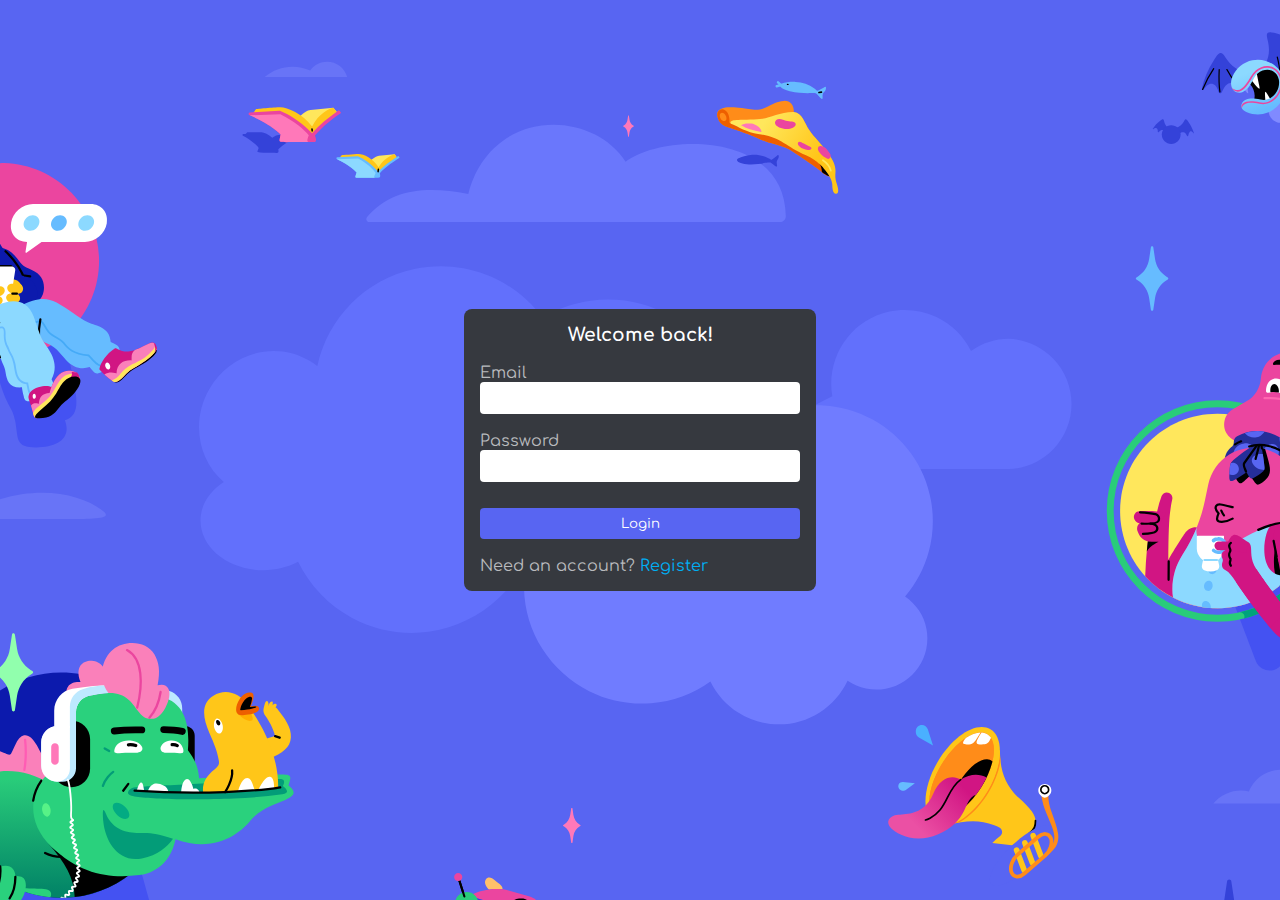
<file: index.html>
<!DOCTYPE html>
<html lang="en">

<head>
  <meta charset="UTF-8">
  <meta http-equiv="X-UA-Compatible" content="IE=edge">
  <meta name="viewport" content="width=device-width, initial-scale=1.0">
  <title>Debook</title>
  <link rel="shortcut icon" href="assets/favicon.ico" type="image/x-icon">
  <link rel="stylesheet" href="global.css">
  <link rel="stylesheet" href="style.css">
  <link rel="preconnect" href="https://fonts.googleapis.com">
  <link rel="preconnect" href="https://fonts.gstatic.com" crossorigin>
  <link href="https://fonts.googleapis.com/css2?family=Comfortaa:wght@700&display=swap" rel="stylesheet">
</head>

<body>
  <nav>
    <h1>Debook</h1>
    <ul>
      <li class="active"><a href="./index.html">Overview</a></li>
      <li><a href="./People/index.html">People</a></li>
      <li><a href="./Debts/index.html">Debts</a></li>
      <li><a href="./Settings/index.html">Settings</a></li>
    </ul>
  </nav>
  <main>
    <section class="card summary">
      <h3>Summary</h3>
      <div class="summary-item">
        <div class="icon">+</div>
        <div class="progress-container-container">
          <div class="progress-container">
            <div class="progress"></div>
          </div>
          <span class="progress-title">Other's Debt:</span>
        </div>
        <div class="progress-percentage">0%</div>
      </div>
      <div class="summary-item">
        <div class="icon">-</div>
        <div class="progress-container-container">
          <div class="progress-container">
            <div class="progress"></div>
          </div>
          <span class="progress-title">Your Debt:</span>
        </div>
        <div class="progress-percentage">0%</div>
      </div>
      <div class="summary-item">
        <div class="icon">=</div>
        <div class="progress-container-container">
          <div class="progress-container">
            <div class="progress"></div>
          </div>
          <span class="progress-title">Balance:</span>
        </div>
        <div class="progress-percentage">0%</div>
      </div>
    </section>
    <div class="card-container">
      <section class="card debts">
        <h3>History</h3>
        <div class="table">
          <table>
            <thead>
              <tr>
                <th>No</th>
                <th>Name</th>
                <th>Description</th>
                <th>Date</th>
                <th>Amount</th>
              </tr>
            </thead>
            <tbody></tbody>
          </table>
        </div>
        <a href="./Debts/index.html">
          <h4>More...</h4>
        </a>
      </section>
      <section class="card extremes">
        <h3>Extremes</h3>
        <div class="table">
          <table>
            <thead>
              <tr>
                <th>No</th>
                <th>Name</th>
                <th>Description</th>
                <th>Date</th>
                <th>Amount</th>
              </tr>
            </thead>
            <tbody></tbody>
          </table>
        </div>
        <a href="./Debts/index.html">
          <h4>More...</h4>
        </a>
      </section>
    </div>
  </main>
  <template>
    <tr>
      <td></td>
      <td></td>
      <td></td>
      <td></td>
      <td></td>
    </tr>
  </template>
  <script src="../global.js"></script>
  <script src="script.js"></script>
</body>

</html>
</file>
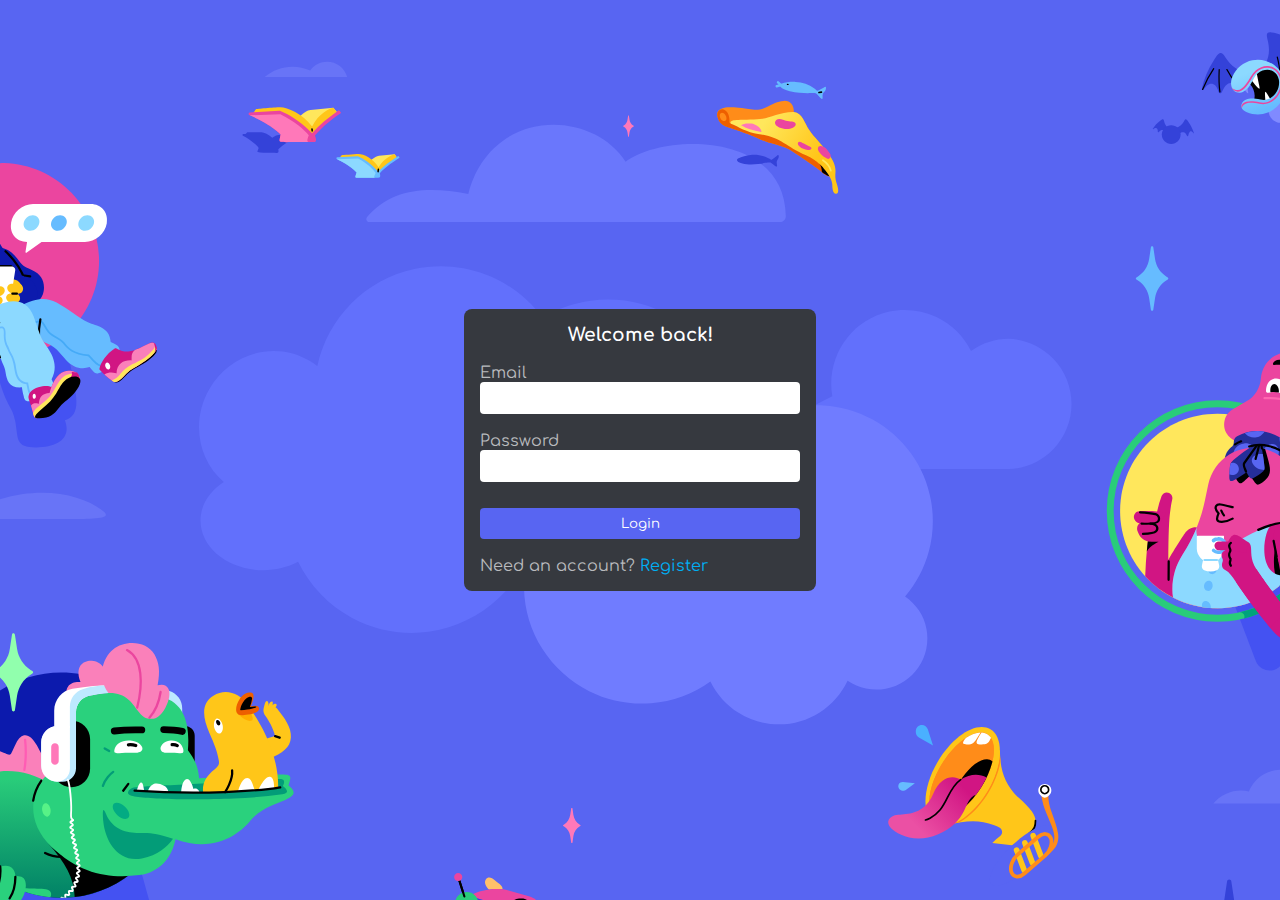
<file: Debts/index.html>
<!DOCTYPE html>
<html lang="en">

<head>
  <meta charset="UTF-8">
  <meta http-equiv="X-UA-Compatible" content="IE=edge">
  <meta name="viewport" content="width=device-width, initial-scale=1.0">
  <title>Debts - Debook</title>
  <link rel="shortcut icon" href="../assets/favicon.ico" type="image/x-icon">
  <link rel="stylesheet" href="../global.css">
  <link rel="stylesheet" href="style.css">
  <link rel="preconnect" href="https://fonts.googleapis.com">
  <link rel="preconnect" href="https://fonts.gstatic.com" crossorigin>
  <link href="https://fonts.googleapis.com/css2?family=Comfortaa:wght@700&display=swap" rel="stylesheet">
</head>

<body>
  <nav>
    <h1>Debook</h1>
    <ul>
      <li><a href="../index.html">Overview</a></li>
      <li><a href="../People/index.html">People</a></li>
      <li class="active"><a href="./index.html">Debts</a></li>
      <li><a href="../Settings/index.html">Settings</a></li>
    </ul>
  </nav>
  <main>
    <section class="card debts">
      <h3>Manage Debts</h3>
      <div class="table">
        <table>
          <thead>
            <tr>
              <th>No</th>
              <th onclick="sortByName(this)" class="sortable" data-original-text="Name" id="sort-name" title="Sort by Name">Name</th>
              <th onclick="sortByDescription(this)" class="sortable" data-original-text="Description" id="sort-description" title="Sort by Description">Description</th>
              <th onclick="sortByDate(this)" class="sortable" data-original-text="Date" id="sort-date" title="Sort by Date">Date</th>
              <th onclick="sortByAmount(this)" class="sortable" data-original-text="Amount" id="sort-amount" title="Sort by Amount">Amount</th>
              <th>Action</th>
            </tr>
            <tr>
              <th>Search</th>
              <th><input type="text" name="search-name" id="search-name" placeholder="Search Name"></th>
              <th><input type="text" name="search-description" id="search-description" placeholder="Search description"></th>
              <th><input type="date" name="search-date" id="search-date" placeholder="Search Date"></th>
              <th></th>
              <th><button onclick="searchDebt()">Search</button></th>
            </tr>
            <tr>
              <th>Add</th>
              <th>
                <input list="datalist-add-email" onfocus="fillPeopleDatalist()" type="text" name="add-email" id="add-email" placeholder="Email" required>
                <datalist id="datalist-add-email"></datalist>
              </th>
              <th><input type="text" name="add-description" id="add-description" placeholder="Description" required></th>
              <th><input type="date" name="add-date" id="add-date" placeholder="Date" required></th>
              <th><input type="number" name="add-amount" id="add-amount" placeholder="Amount" required></th>
              <th><button onclick="addDebt()">Add new</button></th>
            </tr>
          </thead>
          <tbody>
          </tbody>
        </table>
      </div>
    </section>
  </main>
  <template>
    <tr>
      <td></td>
      <td></td>
      <td></td>
      <td></td>
      <td></td>
      <td><button onclick="deleteDebt(this)">Delete</button></td>
    </tr>
  </template>
  <script src="../global.js"></script>
  <script src="../validation.js"></script>
  <script src="script.js"></script>
</body>

</html>
</file>
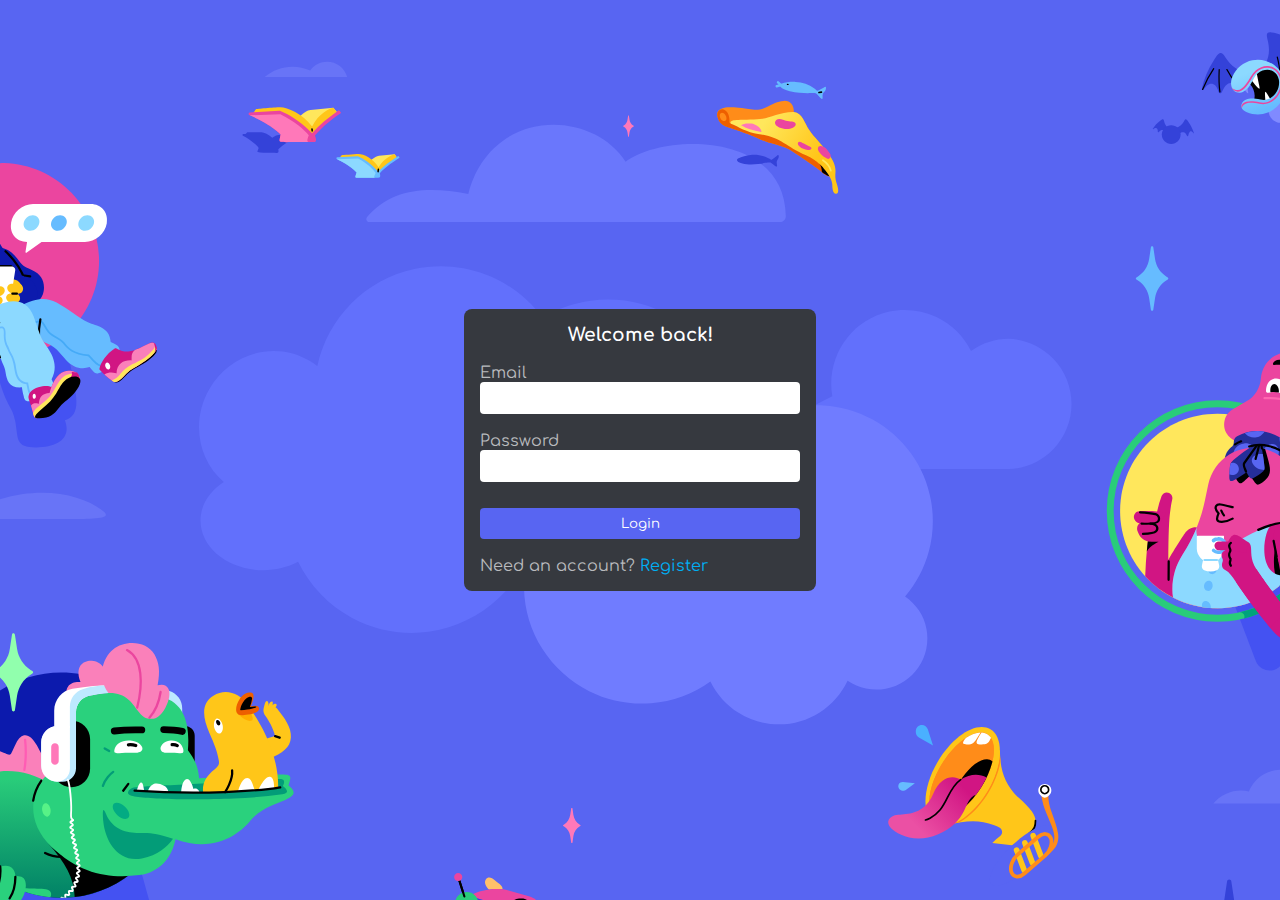
<file: Login/index.html>
<!DOCTYPE html>
<html lang="en">

<head>
  <meta charset="UTF-8">
  <meta http-equiv="X-UA-Compatible" content="IE=edge">
  <meta name="viewport" content="width=device-width, initial-scale=1.0">
  <title>Login - Debook</title>
  <link rel="shortcut icon" href="../assets/favicon.ico" type="image/x-icon">
  <link rel="stylesheet" href="../global.css">
  <link rel="stylesheet" href="style.css">
  <link rel="preconnect" href="https://fonts.googleapis.com">
  <link rel="preconnect" href="https://fonts.gstatic.com" crossorigin>
  <link href="https://fonts.googleapis.com/css2?family=Comfortaa:wght@700&display=swap" rel="stylesheet">
</head>

<body>
  <main>
    <section class="card register">
      <h3>Welcome back!</h3>
      <form onsubmit="submits(event)">
        <label for="email">Email</label><br>
        <input type="email" name="email" id="email" required><br><br>
        <label for="password">Password</label><br>
        <input type="password" name="password" id="password" required><br><br>
        <button type="submit">Login</button><br><br>
        <span>Need an account? <a href="../Register/index.html">Register</a></span>
      </form>
    </section>
  </main>
  <script src="../global.js"></script>
  <script src="../validation.js"></script>
  <script src="script.js"></script>
</body>

</html>
</file>
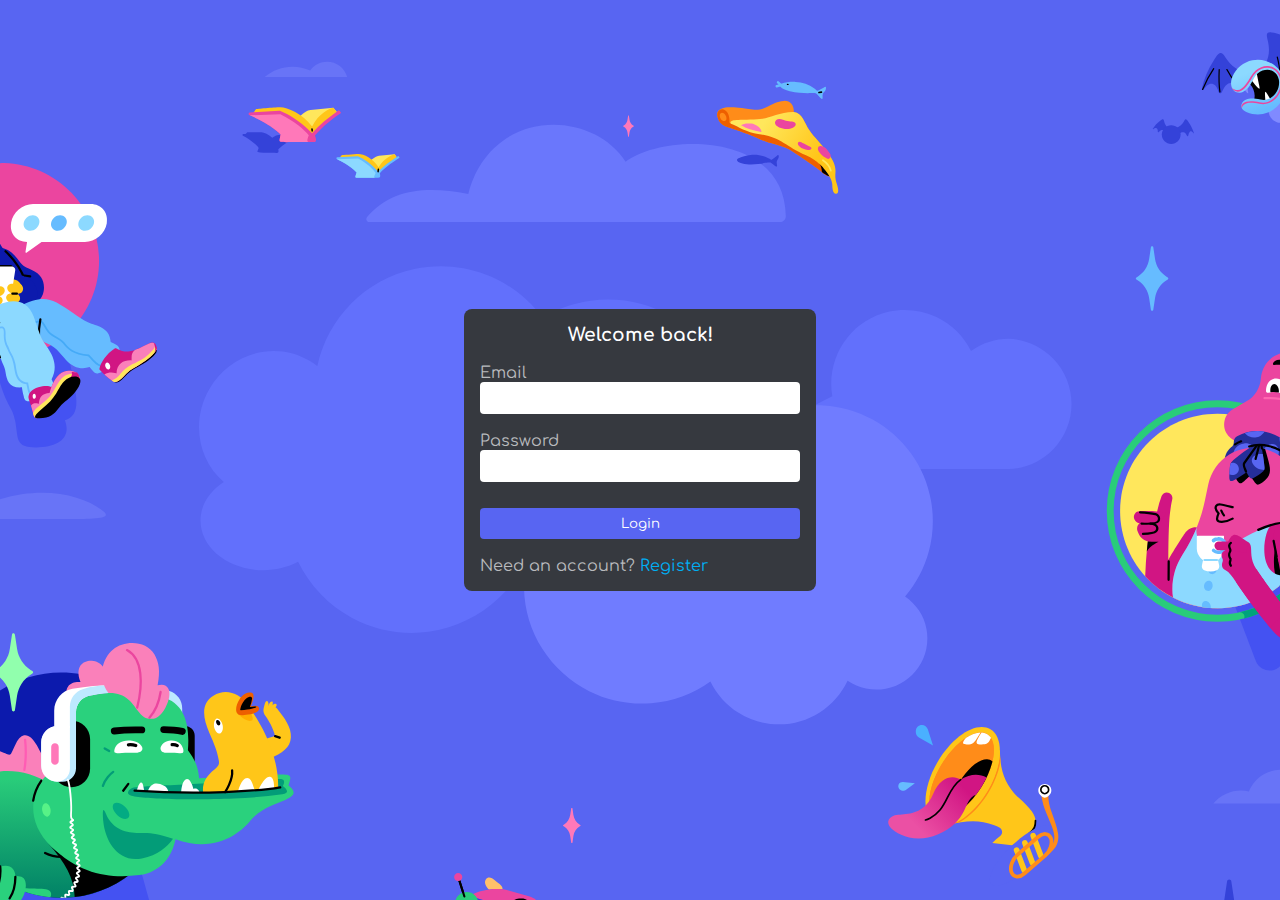
<file: People/index.html>
<!DOCTYPE html>
<html lang="en">

<head>
  <meta charset="UTF-8">
  <meta http-equiv="X-UA-Compatible" content="IE=edge">
  <meta name="viewport" content="width=device-width, initial-scale=1.0">
  <title>People - Debook</title>
  <link rel="shortcut icon" href="../assets/favicon.ico" type="image/x-icon">
  <link rel="stylesheet" href="../global.css">
  <link rel="stylesheet" href="style.css">
  <link rel="preconnect" href="https://fonts.googleapis.com">
  <link rel="preconnect" href="https://fonts.gstatic.com" crossorigin>
  <link href="https://fonts.googleapis.com/css2?family=Comfortaa:wght@700&display=swap" rel="stylesheet">
</head>

<body>
  <nav>
    <h1>Debook</h1>
    <ul>
      <li><a href="../index.html">Overview</a></li>
      <li class="active"><a href="./index.html">People</a></li>
      <li><a href="../Debts/index.html">Debts</a></li>
      <li><a href="../Settings/index.html">Settings</a></li>
    </ul>
  </nav>
  <main>
    <section class="card people">
      <h3>Manage People</h3>
      <div class="table">
        <table>
          <thead>
            <tr>
              <th>No</th>
              <th onclick="sortByName(this)" class="sortable" data-original-text="Name" id="sort-name" title="Sort by Name">Name</th>
              <th onclick="sortByEmail(this)" class="sortable" data-original-text="Email" id="sort-email" title="Sort by Email">Email</th>
              <th onclick="sortByPhone(this)" class="sortable" data-original-text="Phone" id="sort-phone" title="Sort by Phone">Phone</th>
              <th>Action</th>
            </tr>
            <tr>
              <th>Search</th>
              <th><input type="text" name="search-name" id="search-name" placeholder="Search Name"></th>
              <th><input type="text" name="search-email" id="search-email" placeholder="Search Email"></th>
              <th><input type="text" name="search-phone" id="search-phone" placeholder="Search Phone"></th>
              <th><button onclick="searchPerson()">Search</button></th>
            </tr>
            <tr>
              <th>Add</th>
              <th><input type="text" name="add-name" id="add-name" placeholder="Name" required></th>
              <th><input type="email" name="add-email" id="add-email" placeholder="Email" required></th>
              <th><input type="text" name="add-phone" id="add-phone" placeholder="Phone" required></th>
              <th><button onclick="addPerson()">Add new</button></th>
            </tr>
          </thead>
          <tbody>
          </tbody>
        </table>
      </div>
    </section>
  </main>
  <template>
    <tr>
      <td></td>
      <td></td>
      <td></td>
      <td></td>
      <td><button onclick="deletePerson(this)">Delete</button></td>
    </tr>
  </template>
  <script src="../global.js"></script>
  <script src="../validation.js"></script>
  <script src="script.js"></script>
</body>

</html>
</file>
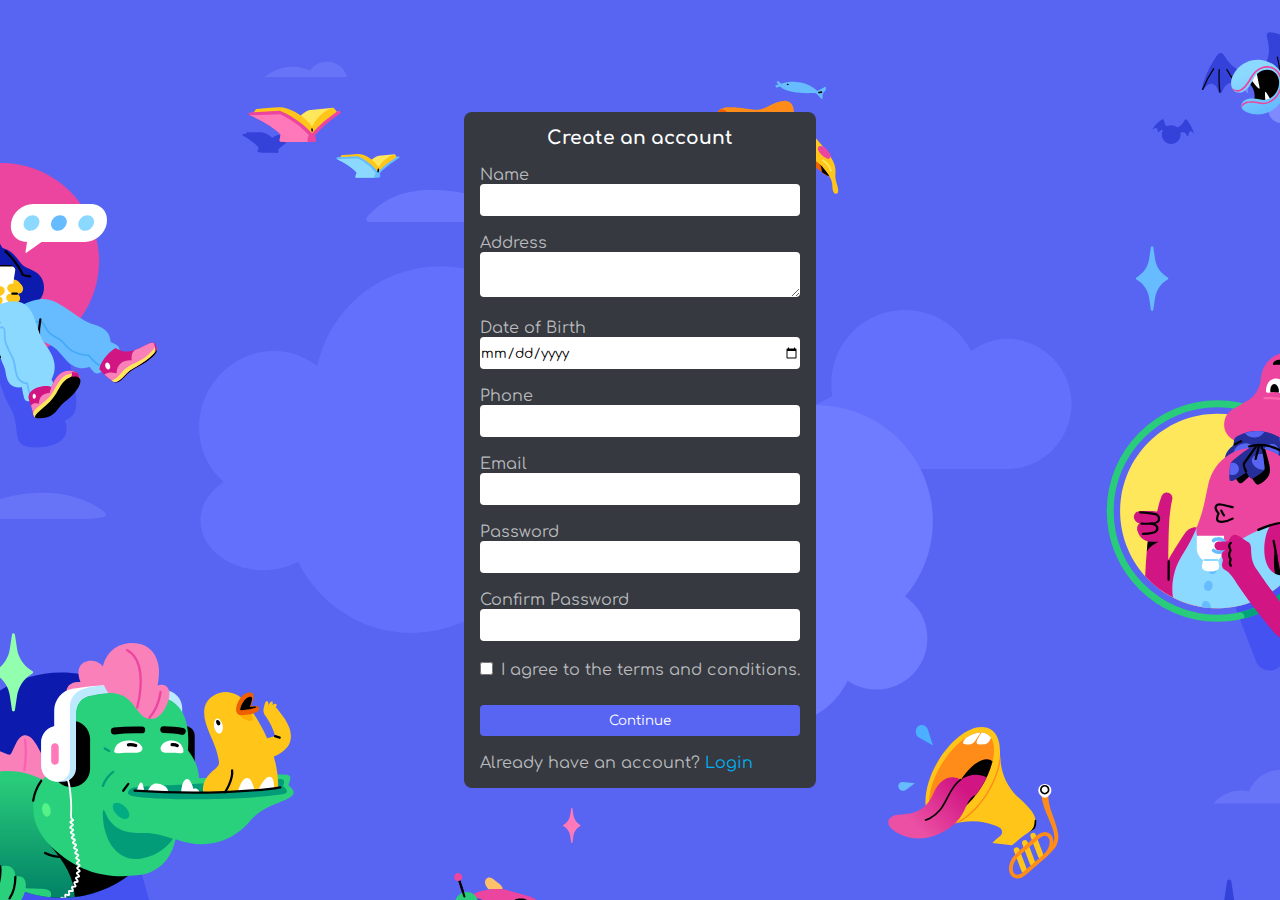
<file: Register/index.html>
<!DOCTYPE html>
<html lang="en">

<head>
  <meta charset="UTF-8">
  <meta http-equiv="X-UA-Compatible" content="IE=edge">
  <meta name="viewport" content="width=device-width, initial-scale=1.0">
  <title>Register - Debook</title>
  <link rel="shortcut icon" href="../assets/favicon.ico" type="image/x-icon">
  <link rel="stylesheet" href="../global.css">
  <link rel="stylesheet" href="style.css">
  <link rel="preconnect" href="https://fonts.googleapis.com">
  <link rel="preconnect" href="https://fonts.gstatic.com" crossorigin>
  <link href="https://fonts.googleapis.com/css2?family=Comfortaa:wght@700&display=swap" rel="stylesheet">
</head>

<body>
  <main>
    <section class="card register">
      <h3>Create an account</h3>
      <form onsubmit="submits(event)">
        <label for="name">Name</label><br>
        <input type="text" name="name" id="name" required><br><br>
        <label for="address">Address</label><br>
        <textarea name="address" id="address" cols="30" rows="3" required></textarea><br><br>
        <label for="dob">Date of Birth</label><br>
        <input type="date" name="dob" id="dob" required><br><br>
        <label for="phone">Phone</label><br>
        <input type="tel" name="phone" id="phone" required><br><br>
        <label for="email">Email</label><br>
        <input type="email" name="email" id="email" required><br><br>
        <label for="password">Password</label><br>
        <input type="password" name="password" id="password" minlength="8" maxlength="10" required><br><br>
        <label for="confirm_password">Confirm Password</label><br>
        <input type="password" name="confirm_password" id="confirm_password" minlength="8" maxlength="10" required><br><br>
        <input type="checkbox" name="eula" id="eula" required>
        <label for="eula">I agree to the terms and conditions.</label><br><br>
        <button type="submit">Continue</button><br><br>
        <span>Already have an account? <a href="../Login/index.html">Login</a></span>
      </form>
    </section>
  </main>
  <script src="../global.js"></script>
  <script src="../validation.js"></script>
  <script src="script.js"></script>
</body>

</html>
</file>
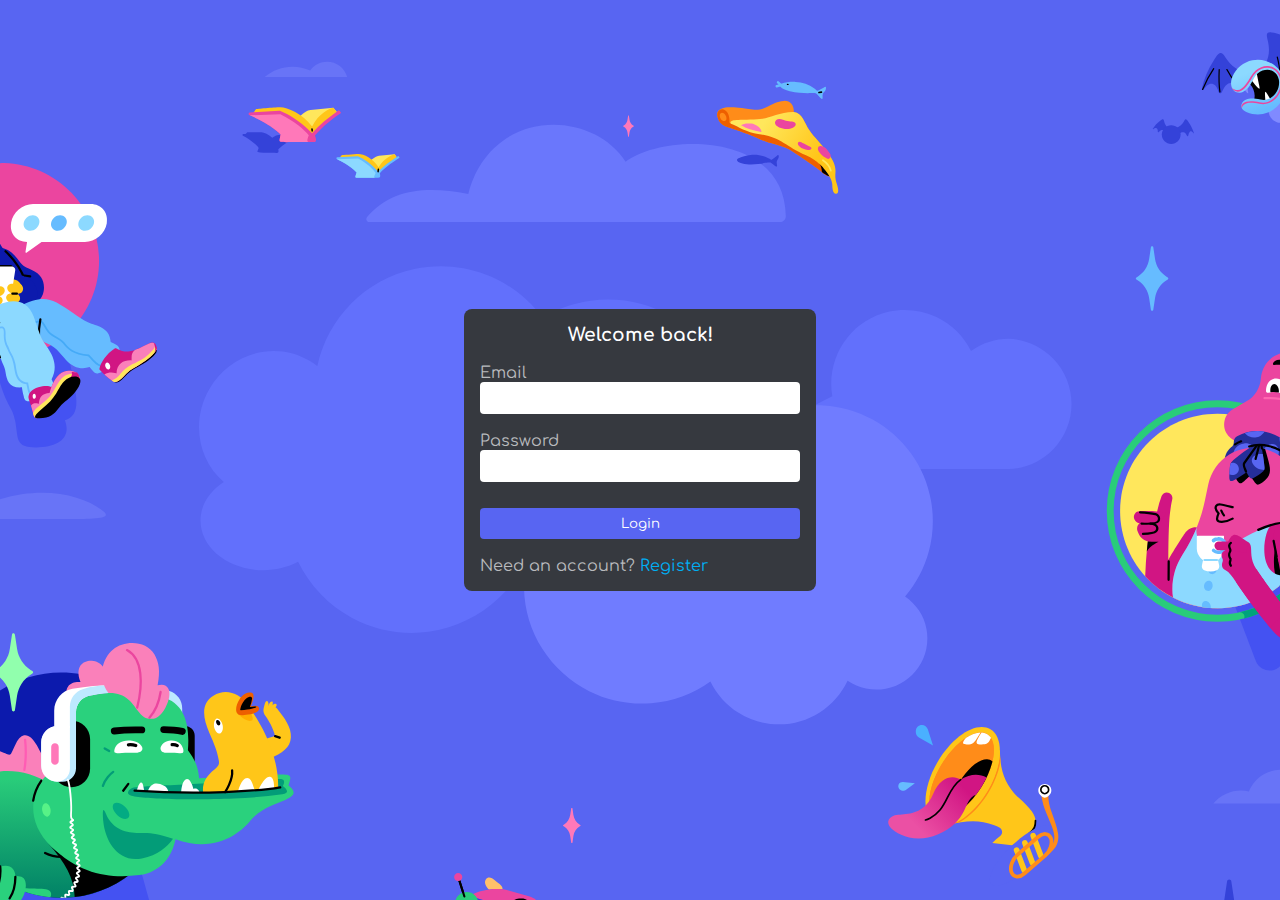
<file: Settings/index.html>
<!DOCTYPE html>
<html lang="en">

<head>
  <meta charset="UTF-8">
  <meta http-equiv="X-UA-Compatible" content="IE=edge">
  <meta name="viewport" content="width=device-width, initial-scale=1.0">
  <title>Settings - Debook</title>
  <link rel="shortcut icon" href="../assets/favicon.ico" type="image/x-icon">
  <link rel="stylesheet" href="../global.css">
  <link rel="stylesheet" href="style.css">
  <link rel="preconnect" href="https://fonts.googleapis.com">
  <link rel="preconnect" href="https://fonts.gstatic.com" crossorigin>
  <link href="https://fonts.googleapis.com/css2?family=Comfortaa:wght@700&display=swap" rel="stylesheet">
</head>

<body>
  <nav>
    <h1>Debook</h1>
    <ul>
      <li><a href="../index.html">Overview</a></li>
      <li><a href="../People/index.html">People</a></li>
      <li><a href="../Debts/index.html">Debts</a></li>
      <li class="active"><a href="./index.html">Settings</a></li>
    </ul>
  </nav>
  <main>
    <section class="card data">
      <h3>Manage Data</h3>
      <ul>
        <li><button onclick="backupData()">Backup data</button></li>
        <li><input type="file" accept="application/JSON" name="file" id="file"></li>
        <li><button onclick="restoreData()">Restore data</button></li>
        <li><button onclick="seedData()">Use example data</button></li>
        <li><button onclick="clearData()">Clear data</button></li>
      </ul>
    </section>
    <section class="card account">
      <h3>Manage Account</h3>
      <ul>
        <li><button onclick="logout()">Logout</button></li>
      </ul>
    </section>
  </main>
  <script src="../global.js"></script>
  <script src="script.js"></script>
</body>

</html>
</file>
<file: global.css>
html,
body {
  height: 100vh;
  width: 100vw;
  margin: 0;
  padding: 0;
}

body {
  display: flex;
  flex-direction: row;
  font-family: 'Comfortaa';
}

a {
  text-decoration: unset;
  color: unset;
}

nav {
  background-color: #2F3136;
  padding: 1rem;
}

nav>h1 {
  color: white;
  text-align: center;
  margin: 0.5rem 0;
}

nav>ul {
  display: flex;
  flex-direction: column;
  list-style: none;
  padding: 0;
  margin: 0;
  width: 100%;
}

nav>ul>li {
  color: #72767D;
  margin-top: 1rem;
}

nav>ul>li.active {
  color: white;
}

main {
  background-color: #36393F;
  height: 100%;
  width: 100%;
  overflow-y: auto;
}

table {
  width: 100%;
  border-collapse: collapse;
}

tr {
  border-bottom: #41454b solid 1px;
}

th,
td {
  white-space: nowrap;
  text-align: left;
  padding: 0.25rem;
}

th:last-child,
td:last-child {
  padding-right: 0;
  text-align: right;
}

th:first-child,
td:first-child {
  padding-left: 0;
}

td:first-child,
td:last-child {
  color: white;
}

th.sortable:hover,
th.sortable.sorted:hover {
  background-color: #202225;
}

th.sortable.sorted {
  background-color: #191a1d;
}

.table {
  overflow-x: auto;
}

.card {
  color: #B9BBBE;
  background-color: #292B2F;
  border-radius: 0.5rem;
  padding: 1rem;
  margin: 1rem;
}

.card>h3 {
  color: white;
  margin-top: 0;
}

.card h4 {
  margin-top: 0.5rem;
  margin-bottom: 0;
  text-align: center;
}

.card button {
  background-color: #5865F2;
  border: none;
  border-radius: 0.25rem;
  color: white;
  font-family: 'Comfortaa';
  padding: 0.5rem;
  margin-top: 0.5rem;
  width: 100%;
}

.card button:hover {
  background-color: #444ebd;
}

.card input[type=file],
.card input[type=tel],
.card input[type=number],
.card input[type=date],
.card input[type=text],
.card input[type=email],
.card input[type=password],
.card textarea {
  width: 100%;
  padding: 0;
  border: none;
  font-family: 'Comfortaa';
  height: 2rem;
  background-color: white;
  border-radius: 0.25rem;
}

.card textarea {
  height: unset;
  resize: vertical;
}

.card input[type=checkbox] {
  margin-left: 0;
}

@media (max-width: 992px) {
  body {
    flex-direction: column;
  }

  nav {
    width: 100%;
    padding: 0.5rem 0;
  }

  nav>ul {
    flex-direction: row;
    justify-content: space-evenly;
    flex-wrap: wrap;
  }

  nav>ul>li {
    margin-top: 0;
  }

  main {
    height: 100%;
    width: 100%;
  }
}
</file>
<file: style.css>
.summary-item {
  display: grid;
  gap: 0.5rem;
  grid-template-columns: 40px 1fr 60px;
  margin-bottom: 1rem;
}

.summary-item:last-child {
  margin-bottom: 0;
}

.summary-item .icon {
  background-color: #40444B;
  height: 40px;
  display: grid;
  place-items: center;
  border-radius: 0.5rem;
}

.summary-item .progress-container-container {
  display: flex;
  flex-direction: column;
  justify-content: space-between;
}

.summary-item .progress-container {
  height: 15px;
  background-color: #4F545C;
  border-radius: 1rem;
}

.summary-item .progress {
  width: 0;
  height: 100%;
  background-color: #5865F2;
  border-radius: 1rem;
}

.summary-item .progress-percentage {
  font-size: 1.5rem;
}

.card-container {
  display: grid;
  grid-template-columns: minmax(0, 1fr) minmax(0, 1fr);
}

.card-container>.card {
  margin-top: 0;
}


.card-container>.card.debts {
  margin-right: 0.5rem;
}

.card-container>.card.extremes {
  margin-left: 0.5rem;
}

@media (max-width: 992px) {
  .card-container {
    display: unset;
    grid-template-columns: unset;
  }
  
  .card-container>.card.debts {
    margin-right: 1rem;
  }
  
  .card-container>.card.extremes {
    margin-left: 1rem;
  }
}
</file>
<file: Debts/style.css>
.card ul {
  list-style: none;
  margin: 0;
  padding: 0;
}

.card input[type=number],
.card input[type=date],
.card input[type=text],
.card input[type=email] {
  height: 1.5rem;
}

.card button {
  margin-top: 0;
}

th:nth-child(5),
td:nth-child(5) {
  padding-right: 0;
  text-align: right;
}

th:last-child,
td:last-child {
  padding-right: 0;
  text-align: center;
}
</file>
<file: Login/style.css>
main {
  display: grid;
  place-items: center;
  background-image: url("../assets/discord-register-background.svg");
  background-repeat: no-repeat;
  background-size: cover;
  background-position: center;
}

.card.register {
  background-color: #36393F;
}

.card.register>h3 {
  text-align: center;
}

input[type=email],
input[type=password] {
  min-width: 320px;
}

form a {
  color: #00AFF4;
}

form a:hover {
  text-decoration: underline;
}
</file>
<file: People/style.css>
.card ul {
  list-style: none;
  margin: 0;
  padding: 0;
}

.card input[type=text],
.card input[type=email] {
  height: 1.5rem;
}

.card button {
  margin-top: 0;
}

th:last-child,
td:last-child {
  padding-right: 0;
  text-align: center;
}
</file>
<file: Register/style.css>
main {
  display: grid;
  place-items: center;
  background-image: url("../assets/discord-register-background.svg");
  background-repeat: no-repeat;
  background-size: cover;
  background-position: center;
}

.card.register {
  background-color: #36393F;
}

.card.register>h3 {
  text-align: center;
}

form a {
  color: #00AFF4;
}

form a:hover {
  text-decoration: underline;
}
</file>
<file: Settings/style.css>
.card ul {
  list-style: none;
  margin: 0;
  padding: 0;
}

.card input[type=file] {
  margin-top: 0.5rem;
}
</file>
